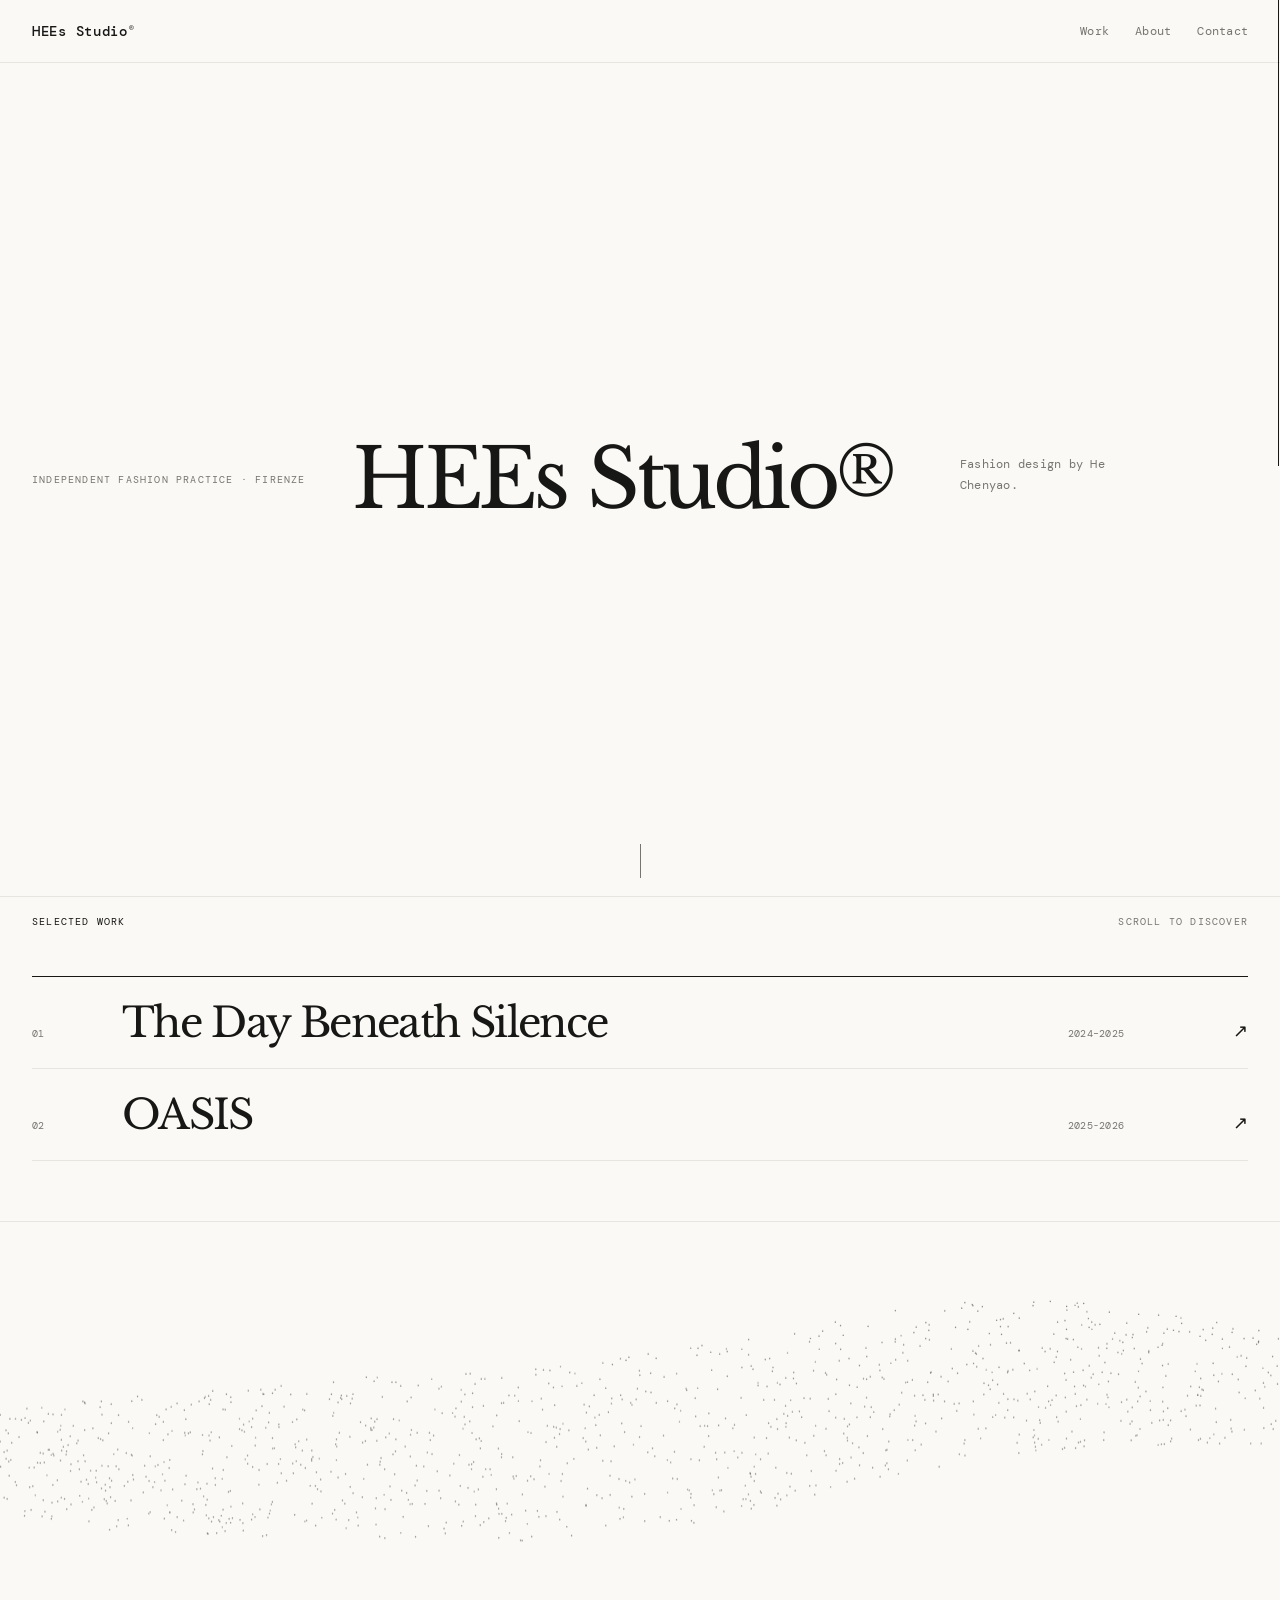
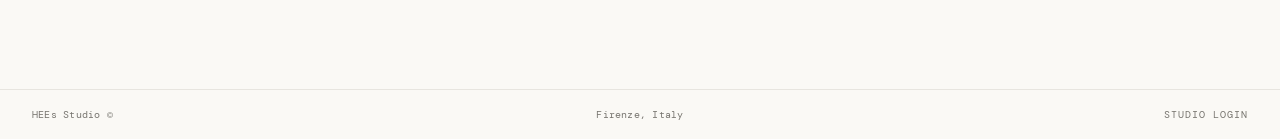
<file: index.html>
<!doctype html>
<html lang="en"><head><meta charset="utf-8"><meta name="viewport" content="width=device-width, initial-scale=1"><title>HEEs Studio</title><meta name="description" content="HEEs Studio — fashion design by He Chenyao."><link rel="preconnect" href="https://fonts.googleapis.com"><link rel="preconnect" href="https://fonts.gstatic.com" crossorigin><link href="https://fonts.googleapis.com/css2?family=DM+Mono:wght@400;500&family=Libre+Baskerville:ital,wght@0,400;1,400&display=swap" rel="stylesheet"><link rel="stylesheet" href="assets/styles.css"></head>
<body><header class="site-header"><a class="wordmark" href="./">HEEs Studio<sup>®</sup></a><nav aria-label="Primary navigation"><a href="#work">Work</a><a href="about.html">About</a><a href="contact.html">Contact</a></nav></header><main><section class="intro"><p class="eyebrow">Independent fashion practice · Firenze</p><h1>HEEs Studio<sup>®</sup></h1><p class="intro-note">Fashion design by He Chenyao.</p></section><section class="projects" id="work" aria-labelledby="work-title"><div class="section-heading"><p id="work-title">Selected work</p><span>Scroll to discover</span></div><div class="project-list" data-project-list><p class="loading">Loading projects…</p></div></section></main><footer><span>HEEs Studio ©</span><span>Firenze, Italy</span><a href="admin/" aria-label="Open studio management">Studio login</a></footer><script src="assets/site.js?v=title-composition-v2"></script></body></html>
</file>
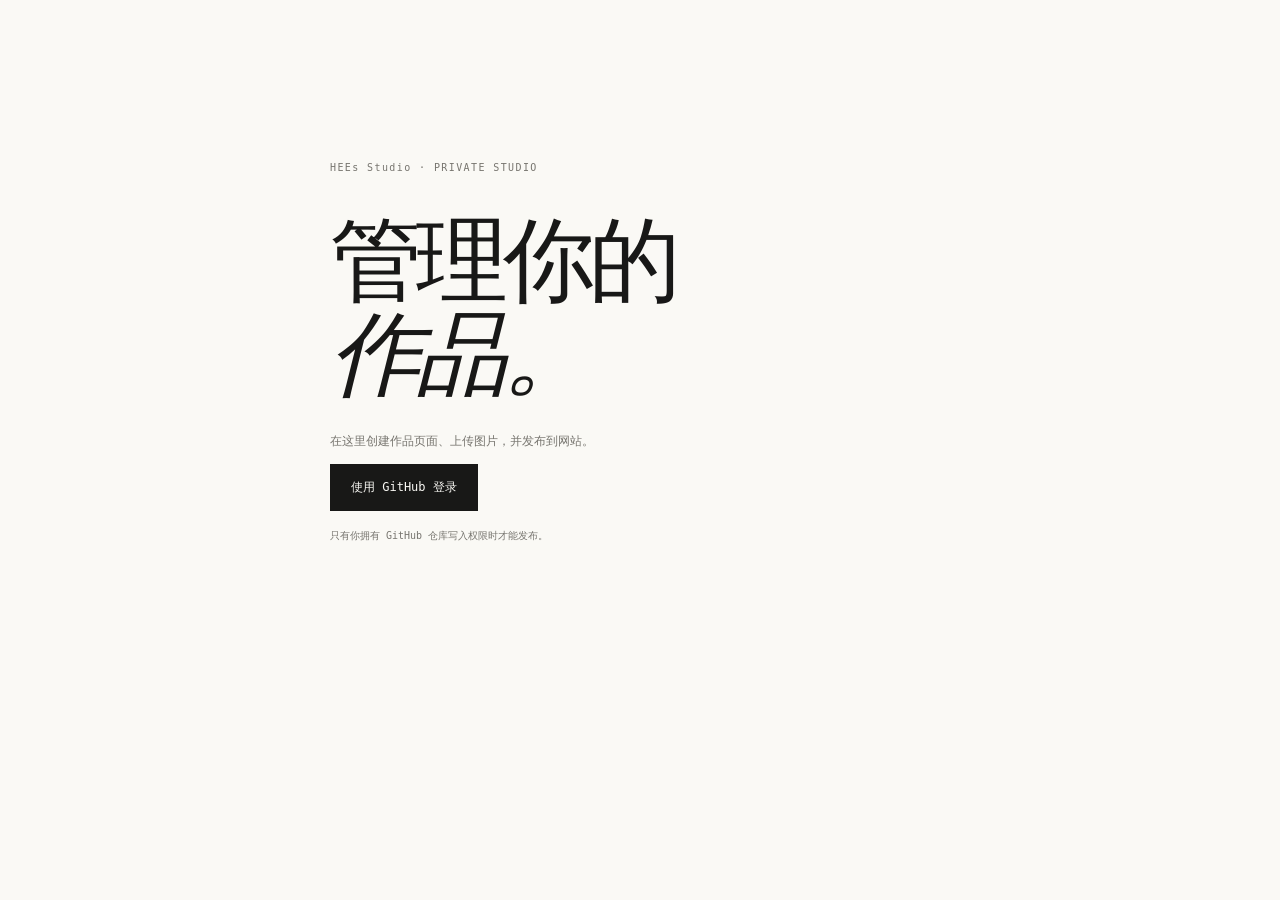
<file: admin/index.html>
<!doctype html><html lang="zh-CN"><head><meta charset="utf-8"><meta name="viewport" content="width=device-width,initial-scale=1"><title>工作室后台 · HEEs Studio</title><link rel="stylesheet" href="admin.css"></head><body><main id="app"><section class="login-card"><p class="kicker">HEEs Studio · PRIVATE STUDIO</p><h1>管理你的<br><em>作品。</em></h1><p>在这里创建作品页面、上传图片，并发布到网站。</p><button id="login" class="button dark">使用 GitHub 登录</button><small>只有你拥有 GitHub 仓库写入权限时才能发布。</small></section></main><script src="admin.js"></script><script src="admin-edit.js"></script><script src="upload-fix.js"></script></body></html>
</file>
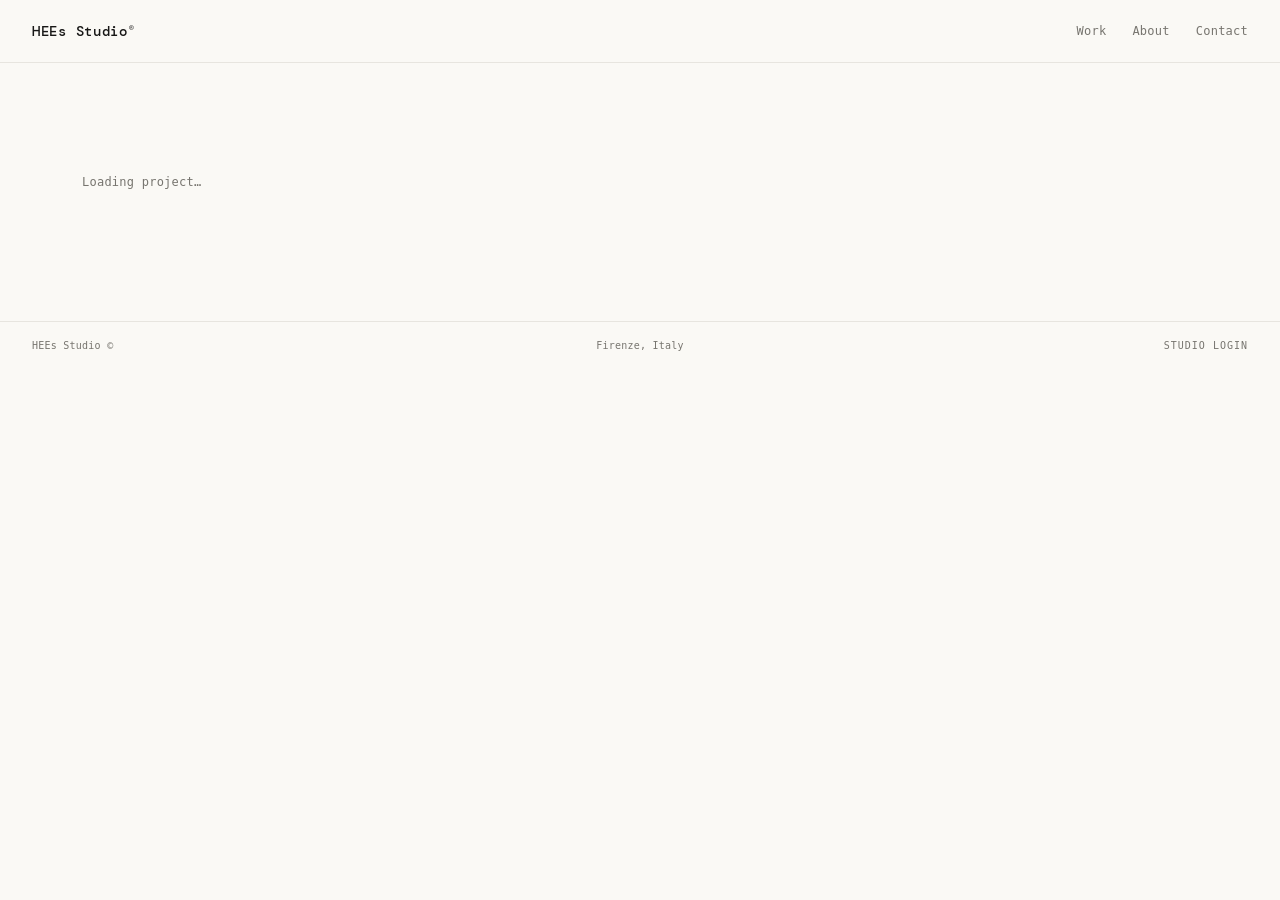
<file: the-silence-beneath/index.html>
<!doctype html><html lang="en"><head><meta charset="utf-8"><meta http-equiv="refresh" content="0;url=../work.html?id=the-day-beneath-silence"><link rel="canonical" href="../work.html?id=the-day-beneath-silence"><title>Redirecting…</title></head><body><a href="../work.html?id=the-day-beneath-silence">Open project</a></body></html>
</file>
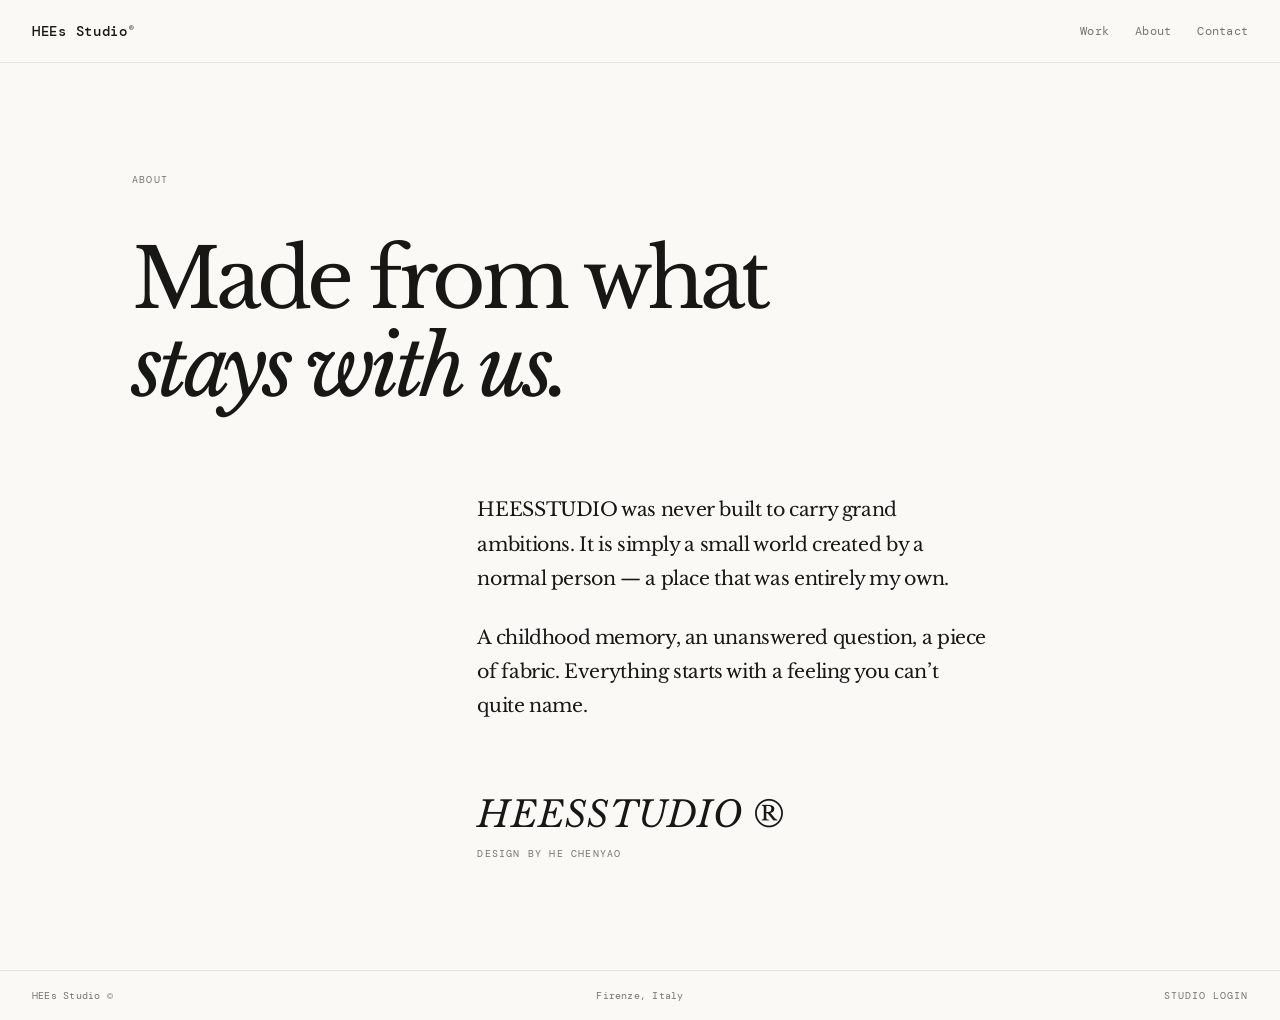
<file: about.html>
<!doctype html>
<html lang="en"><head><meta charset="utf-8"><meta name="viewport" content="width=device-width, initial-scale=1"><title>About — HEEs Studio</title><link rel="preconnect" href="https://fonts.googleapis.com"><link rel="preconnect" href="https://fonts.gstatic.com" crossorigin><link href="https://fonts.googleapis.com/css2?family=DM+Mono:wght@400;500&family=Libre+Baskerville:ital,wght@0,400;1,400&display=swap" rel="stylesheet"><link rel="stylesheet" href="assets/styles.css"></head><body><header class="site-header"><a class="wordmark" href="./">HEEs Studio<sup>®</sup></a><nav aria-label="Primary navigation"><a href="index.html#work">Work</a><a href="about.html">About</a><a href="contact.html">Contact</a></nav></header><main class="text-page"><p class="eyebrow">About</p><h1>Made from what<br><em>stays with us.</em></h1><div class="body-copy"><p>HEESSTUDIO was never built to carry grand ambitions. It is simply a small world created by a normal person — a place that was entirely my own.</p><p>A childhood memory, an unanswered question, a piece of fabric. Everything starts with a feeling you can’t quite name.</p></div><p class="signature"><i>HEESSTUDIO</i> ®<span>Design by He Chenyao</span></p></main><footer><span>HEEs Studio ©</span><span>Firenze, Italy</span><a href="admin/" aria-label="Open studio management">Studio login</a></footer></body></html>
</file>
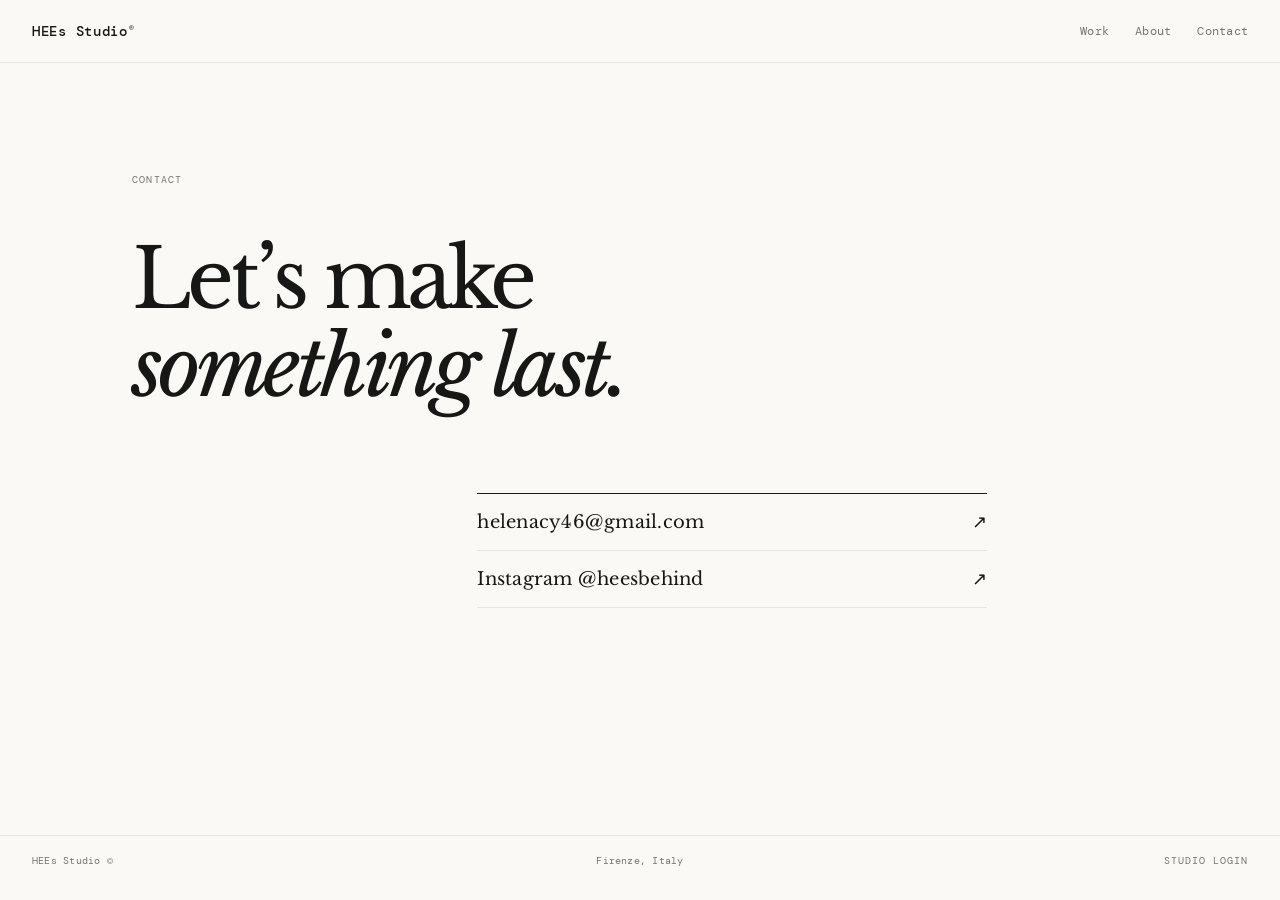
<file: contact.html>
<!doctype html>
<html lang="en"><head><meta charset="utf-8"><meta name="viewport" content="width=device-width, initial-scale=1"><title>Contact — HEEs Studio</title><link rel="preconnect" href="https://fonts.googleapis.com"><link rel="preconnect" href="https://fonts.gstatic.com" crossorigin><link href="https://fonts.googleapis.com/css2?family=DM+Mono:wght@400;500&family=Libre+Baskerville:ital,wght@0,400;1,400&display=swap" rel="stylesheet"><link rel="stylesheet" href="assets/styles.css"></head><body><header class="site-header"><a class="wordmark" href="./">HEEs Studio<sup>®</sup></a><nav aria-label="Primary navigation"><a href="index.html#work">Work</a><a href="about.html">About</a><a href="contact.html">Contact</a></nav></header><main class="text-page contact"><p class="eyebrow">Contact</p><h1>Let’s make<br><em>something last.</em></h1><div class="contact-links"><a href="mailto:helenacy46@gmail.com">helenacy46@gmail.com <span>↗</span></a><a href="https://instagram.com/heesbehind" target="_blank" rel="noreferrer">Instagram @heesbehind <span>↗</span></a></div></main><footer><span>HEEs Studio ©</span><span>Firenze, Italy</span><a href="admin/" aria-label="Open studio management">Studio login</a></footer></body></html>
</file>
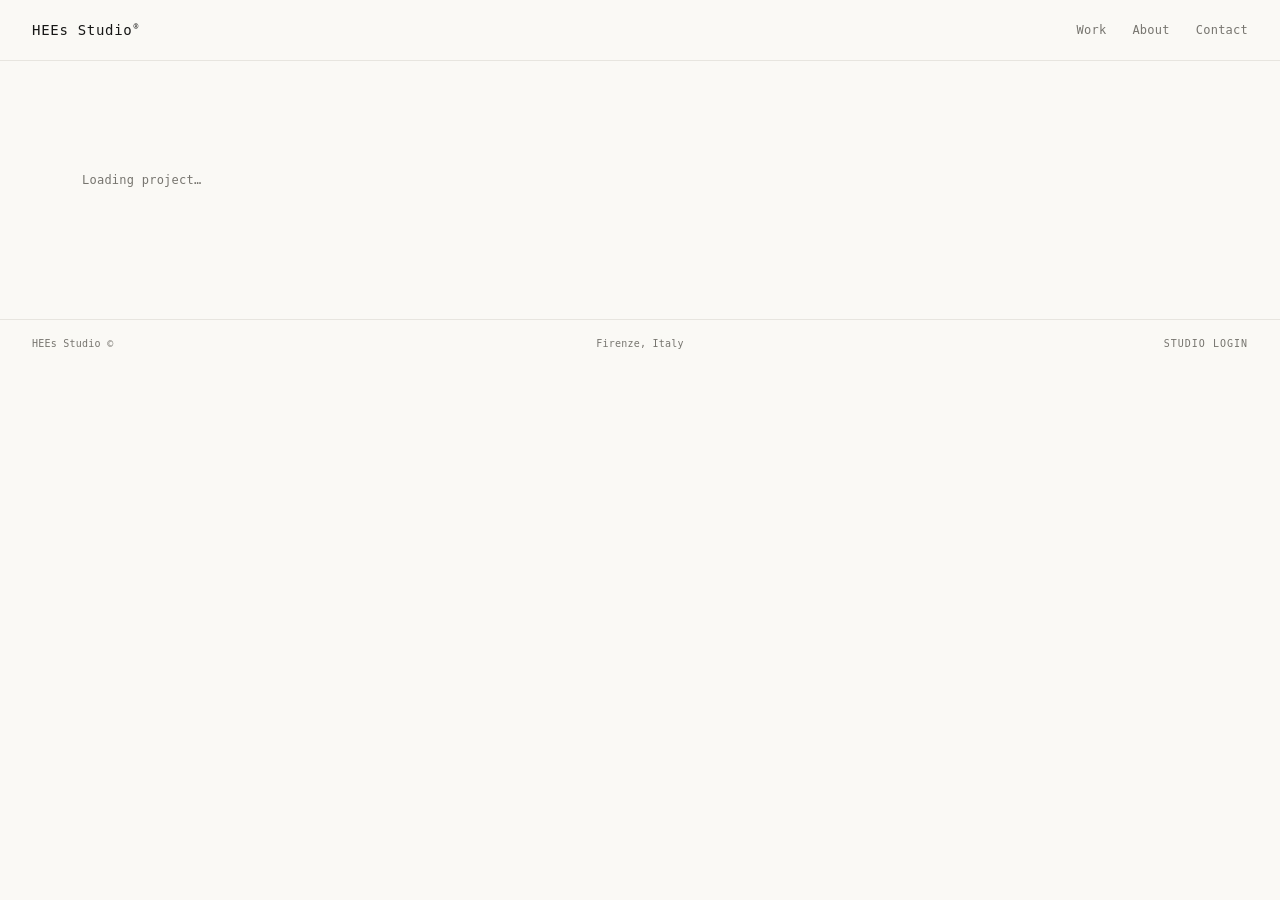
<file: the-silence-beneath.html>
<!doctype html><html lang="en"><head><meta charset="utf-8"><meta http-equiv="refresh" content="0;url=work.html?id=the-day-beneath-silence"><link rel="canonical" href="work.html?id=the-day-beneath-silence"><title>Redirecting…</title></head><body><a href="work.html?id=the-day-beneath-silence">Open project</a></body></html>
</file>
<file: assets/styles.css>
:root{--ink:#171716;--paper:#faf9f5;--soft:#e7e5df;--muted:#77756f;--serif:"Libre Baskerville",Georgia,serif;--mono:"DM Mono",monospace}*{box-sizing:border-box}html{background:var(--paper);scroll-behavior:smooth}body{margin:0;background:var(--paper);color:var(--ink);font-family:var(--mono);font-size:12px;letter-spacing:.02em}a{color:inherit;text-decoration:none}.site-header{display:flex;align-items:center;justify-content:space-between;padding:22px 32px;border-bottom:1px solid var(--soft)}.wordmark{font-size:14px;font-weight:500;letter-spacing:.05em}.wordmark sup{font-size:8px;vertical-align:top;margin-left:1px}.site-header nav{display:flex;gap:26px}.site-header nav a{color:var(--muted);transition:color .2s}.site-header nav a:hover{color:var(--ink)}.intro{min-height:72vh;padding:clamp(110px,19vw,260px) 32px 60px;border-bottom:1px solid var(--soft);display:grid;grid-template-columns:1fr minmax(360px,2fr) 1fr;align-items:end;gap:32px}.eyebrow,.section-heading{font-size:10px;text-transform:uppercase;letter-spacing:.12em;color:var(--muted)}.intro h1,.text-page h1{grid-column:2;font:400 clamp(42px,6.4vw,98px)/1.07 var(--serif);letter-spacing:-.055em;margin:0}.intro h1 em,.text-page h1 em{font-style:italic}.intro-note{max-width:175px;margin:0 0 10px;line-height:1.7;color:var(--muted)}.projects{padding:18px 32px 60px}.section-heading{display:flex;justify-content:space-between;padding-bottom:48px}.section-heading p{margin:0;color:var(--ink)}.project-list{border-top:1px solid var(--ink)}.project-row{display:grid;grid-template-columns:72px minmax(0,1fr) 140px 22px;align-items:baseline;gap:18px;padding:22px 0;border-bottom:1px solid var(--soft);transition:padding .25s}.project-row:hover{padding-left:10px}.project-number,.project-year{color:var(--muted);font-size:10px}.project-title{font:400 clamp(24px,3.2vw,52px)/1.15 var(--serif);letter-spacing:-.04em}.project-arrow{font-size:18px;text-align:right}.loading{color:var(--muted);padding:30px 0}footer{display:grid;grid-template-columns:1fr 1fr 1fr;gap:16px;padding:18px 32px;border-top:1px solid var(--soft);font-size:10px;color:var(--muted)}footer span:nth-child(2){text-align:center}footer a{text-align:right;text-transform:uppercase;letter-spacing:.1em}footer a:hover{color:var(--ink)}.text-page{max-width:1080px;min-height:calc(100vh - 128px);margin:auto;padding:110px 32px}.text-page .eyebrow{margin:0 0 50px}.text-page h1{max-width:800px}.body-copy{width:min(100%,510px);margin:82px 0 0 34%;font:400 19px/1.8 var(--serif);letter-spacing:-.02em}.body-copy p+p{margin-top:25px}.signature{margin:70px 0 0 34%;font:400 36px/1.2 var(--serif)}.signature span{display:block;margin-top:10px;font:10px var(--mono);text-transform:uppercase;letter-spacing:.12em;color:var(--muted)}.contact-links{margin:82px 0 0 34%;width:min(100%,510px);border-top:1px solid var(--ink)}.contact-links a{display:flex;justify-content:space-between;padding:17px 0;border-bottom:1px solid var(--soft);font:400 18px var(--serif)}.project-page{max-width:1180px;margin:auto;padding:70px 32px 90px}.project-back{display:inline-block;margin-bottom:72px;color:var(--muted);font-size:10px;text-transform:uppercase;letter-spacing:.12em}.project-meta-line{display:flex;justify-content:space-between;gap:20px;margin-bottom:38px;color:var(--muted);font-size:10px;text-transform:uppercase;letter-spacing:.12em}.project-page h1{max-width:960px;margin:0;font:400 clamp(45px,7vw,106px)/1.04 var(--serif);letter-spacing:-.06em}.project-description{max-width:620px;margin:55px 0 70px 34%;font:400 19px/1.8 var(--serif);letter-spacing:-.02em}.project-gallery{display:grid;grid-template-columns:repeat(2,minmax(0,1fr));gap:18px}.project-gallery img{width:100%;display:block;aspect-ratio:4/5;object-fit:cover;background:var(--soft)}.project-gallery img:first-child:nth-last-child(1),.project-gallery img:nth-child(3n+1){grid-column:span 2;aspect-ratio:16/10}.empty-gallery{grid-column:span 2;padding:100px 0;text-align:center;color:var(--muted);border-top:1px solid var(--soft);border-bottom:1px solid var(--soft)}@media(max-width:700px){.site-header,.intro,.projects,.text-page,.project-page,footer{padding-left:18px;padding-right:18px}.site-header nav{gap:14px}.intro{min-height:65vh;display:block;padding-top:130px}.intro h1{margin:42px 0}.intro-note{margin-left:auto}.project-row{grid-template-columns:38px minmax(0,1fr) 18px}.project-year{display:none}.section-heading span{display:none}footer{grid-template-columns:1fr 1fr}footer span:nth-child(2){text-align:right}footer a{grid-column:span 2;text-align:left;margin-top:8px}.text-page{padding-top:80px}.body-copy,.signature,.contact-links{margin-left:0}.body-copy,.contact-links{margin-top:55px}.project-gallery{grid-template-columns:1fr;gap:12px}.project-gallery img:first-child:nth-last-child(1),.project-gallery img:nth-child(3n+1){grid-column:auto}.project-description{margin-left:0}.project-back{margin-bottom:50px}}
</file>
<file: admin/admin.css>
:root{--ink:#181817;--paper:#faf9f5;--soft:#e7e5df;--muted:#77756f;--serif:"Libre Baskerville",Georgia,serif;--mono:"DM Mono",monospace}*{box-sizing:border-box}body{margin:0;background:var(--paper);color:var(--ink);font:12px var(--mono)}button,input,textarea{font:inherit}button{cursor:pointer}.login-card{width:min(100% - 48px,620px);margin:18vh auto 0}.kicker{font-size:10px;letter-spacing:.14em;color:var(--muted)}h1{font:400 clamp(48px,8vw,92px)/1.02 var(--serif);letter-spacing:-.06em;margin:42px 0 28px}h1 em{font-style:italic}.login-card>p:not(.kicker){max-width:320px;line-height:1.8;color:var(--muted)}.button{border:1px solid var(--ink);padding:14px 20px;background:transparent}.button.dark{background:var(--ink);color:var(--paper)}.login-card small{display:block;margin-top:18px;color:var(--muted);font-size:10px}.shell{min-height:100vh}.topbar{display:flex;align-items:center;justify-content:space-between;padding:20px 32px;border-bottom:1px solid var(--soft)}.topbar strong{font-size:13px}.topbar span{color:var(--muted);margin-left:18px}.content{max-width:1100px;margin:auto;padding:68px 32px}.content-head{display:flex;align-items:end;justify-content:space-between;margin-bottom:42px}.content-head h1{font-size:60px;margin:0}.content-head p{color:var(--muted);margin:0}.works{border-top:1px solid var(--ink)}.work{display:grid;grid-template-columns:55px 1fr 130px 24px;gap:18px;align-items:center;padding:20px 0;border-bottom:1px solid var(--soft)}.work strong{font:400 25px var(--serif);letter-spacing:-.03em}.work small{color:var(--muted)}.work .arrow{text-align:right;font-size:18px}.notice{padding:20px 0;color:var(--muted)}.modal-wrap{position:fixed;inset:0;background:rgba(24,24,23,.28);display:grid;place-items:center;padding:20px}.modal{width:min(100%,700px);max-height:90vh;overflow:auto;background:var(--paper);padding:32px}.modal h2{font:400 40px var(--serif);margin:0 0 26px;letter-spacing:-.04em}.field{display:grid;gap:8px;margin:18px 0}.field label{font-size:10px;text-transform:uppercase;letter-spacing:.1em;color:var(--muted)}.field input,.field textarea{width:100%;border:1px solid var(--soft);background:transparent;padding:12px;color:var(--ink)}.field textarea{min-height:120px;resize:vertical}.file-note{color:var(--muted);font-size:10px;line-height:1.6}.modal-actions{display:flex;justify-content:flex-end;gap:10px;margin-top:28px}.progress{color:var(--muted);font-size:11px}.error{color:#a12d20;font-size:11px;line-height:1.5}@media(max-width:650px){.topbar,.content{padding-left:18px;padding-right:18px}.content-head{display:block}.content-head h1{margin-bottom:18px}.work{grid-template-columns:32px 1fr 18px}.work small{display:none}}
</file>
